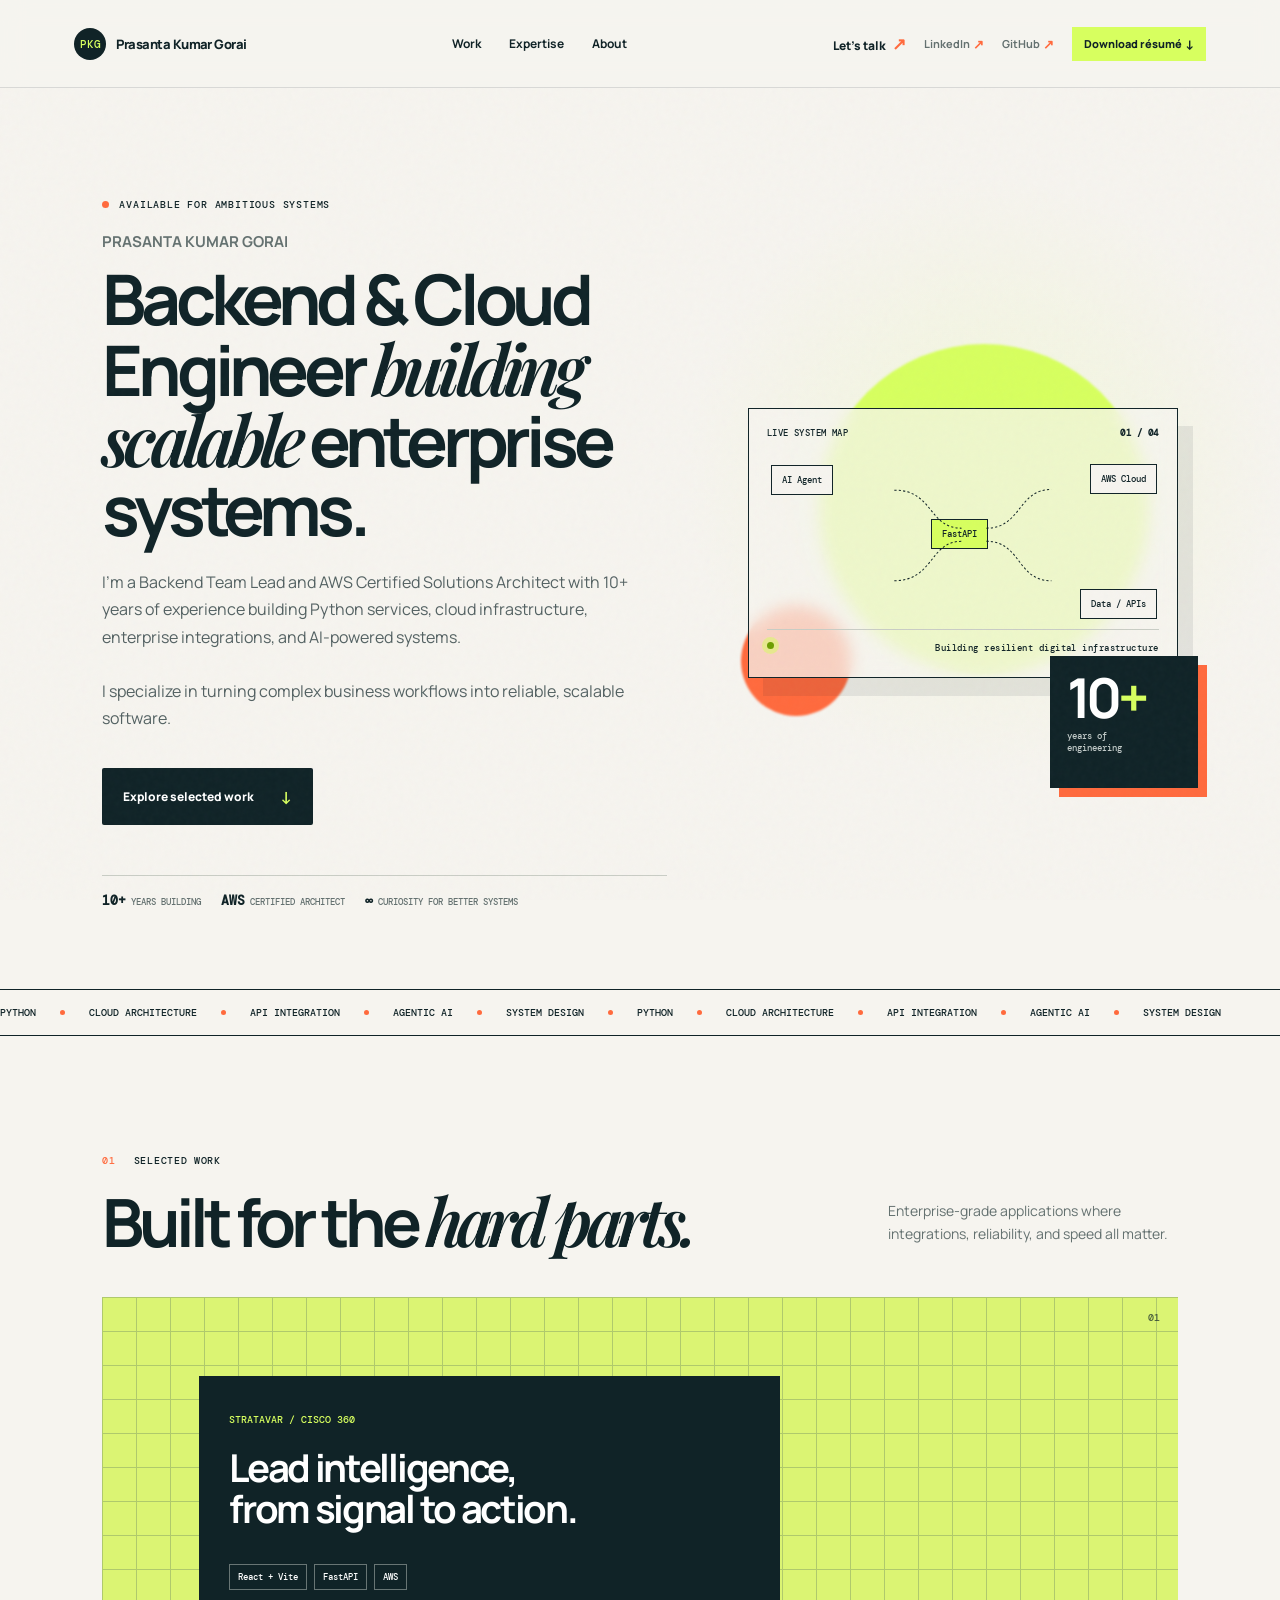
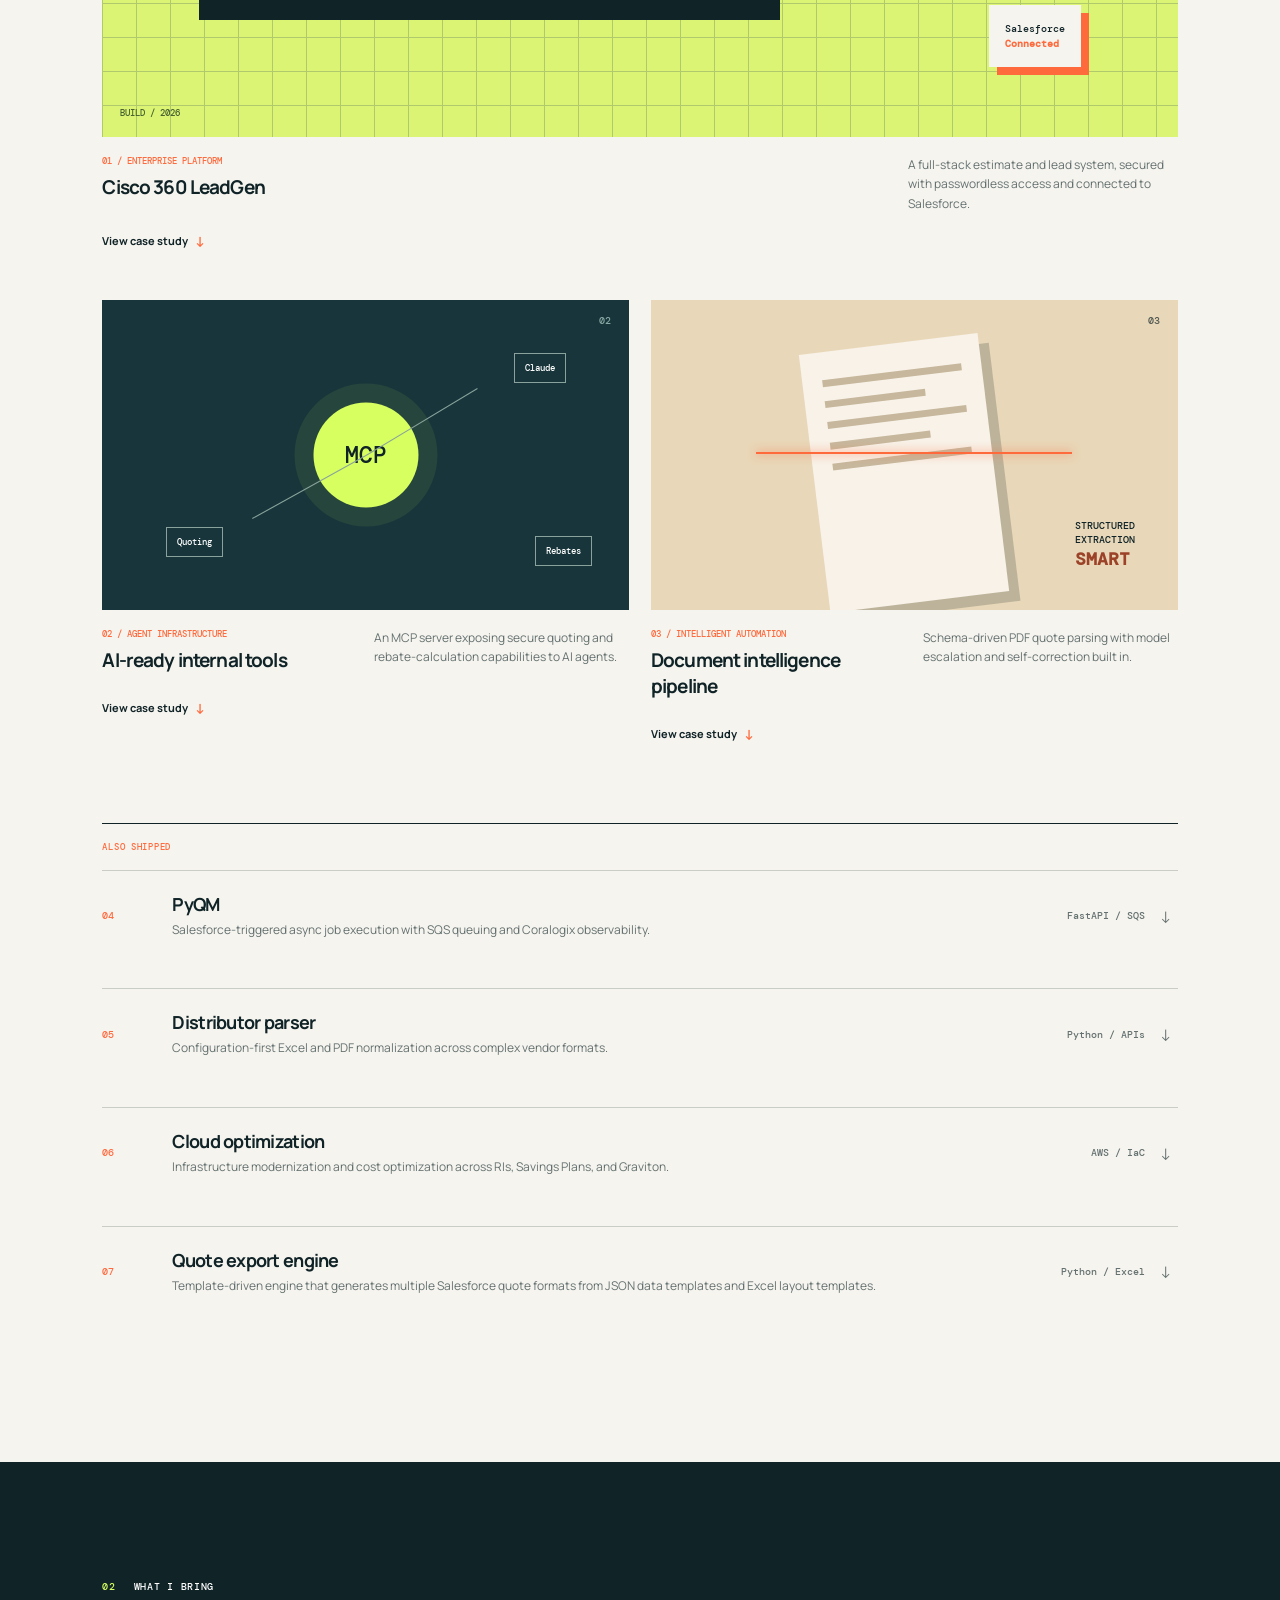
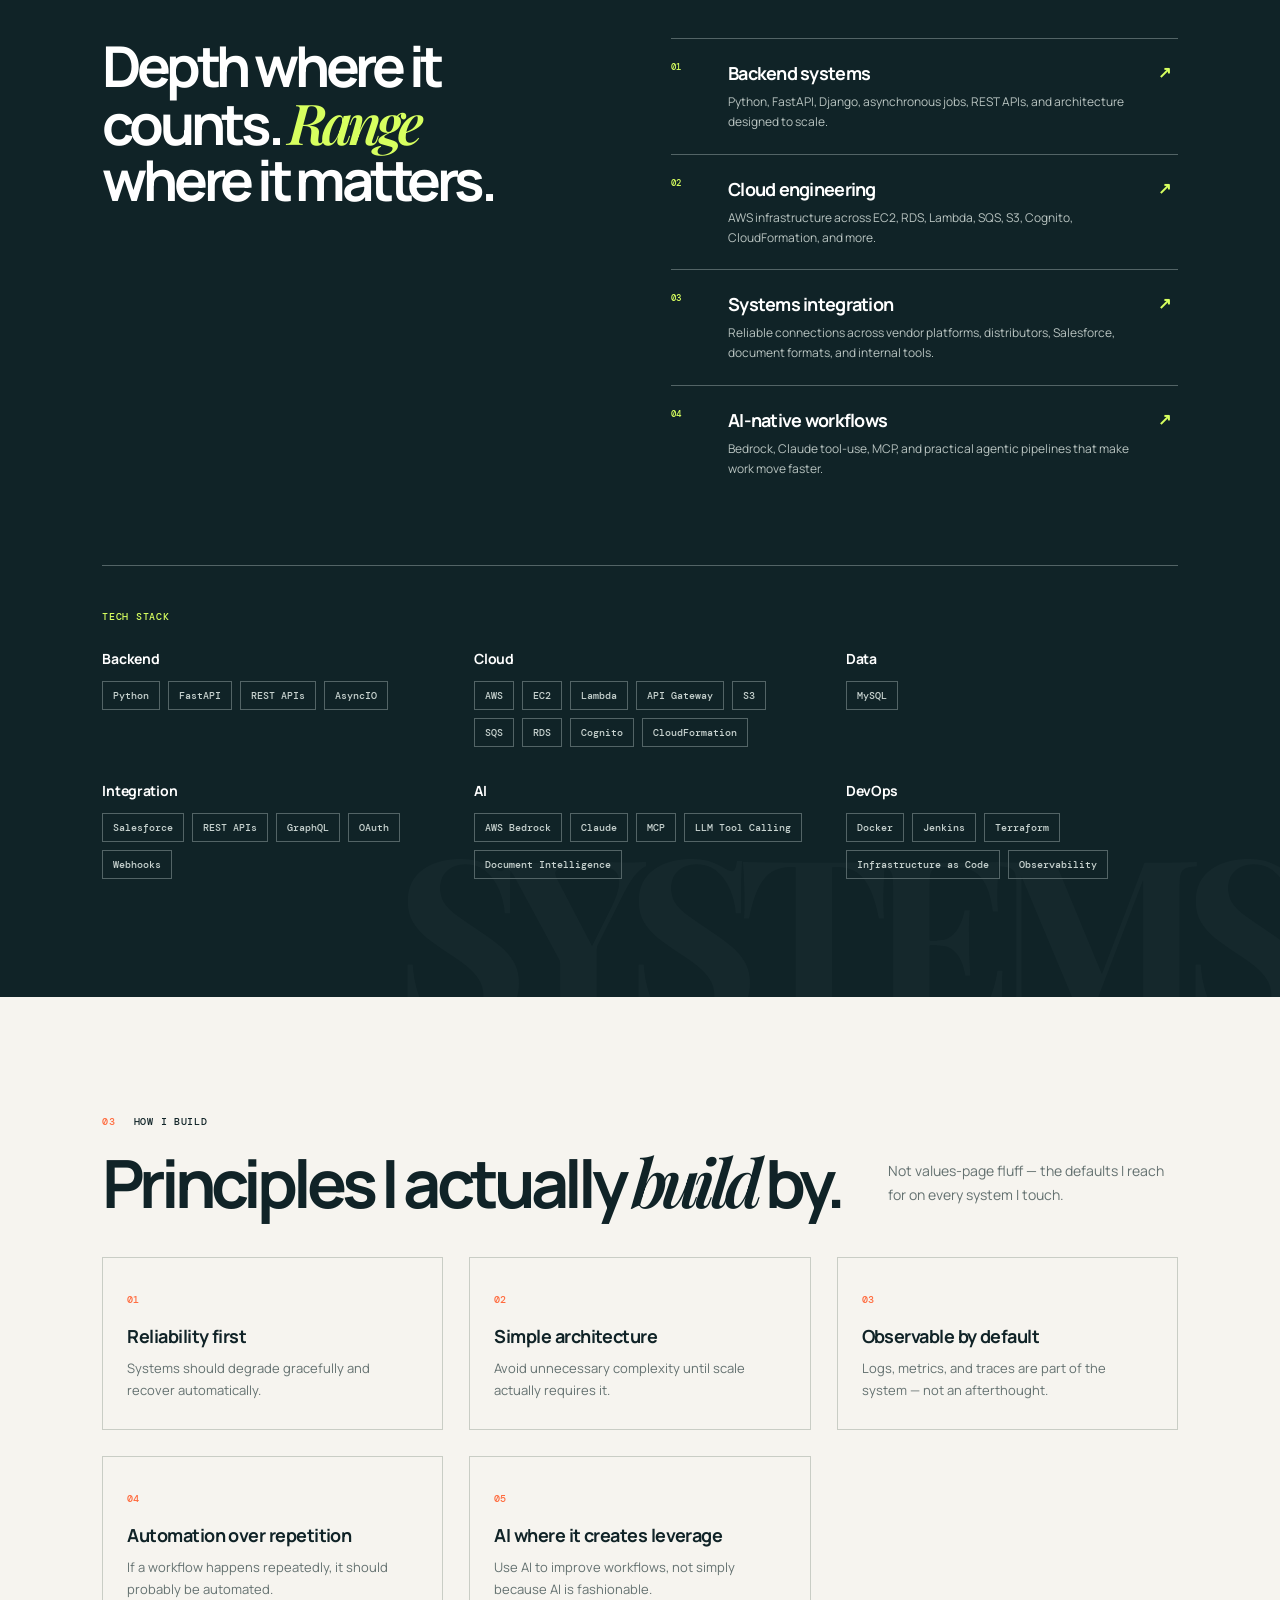
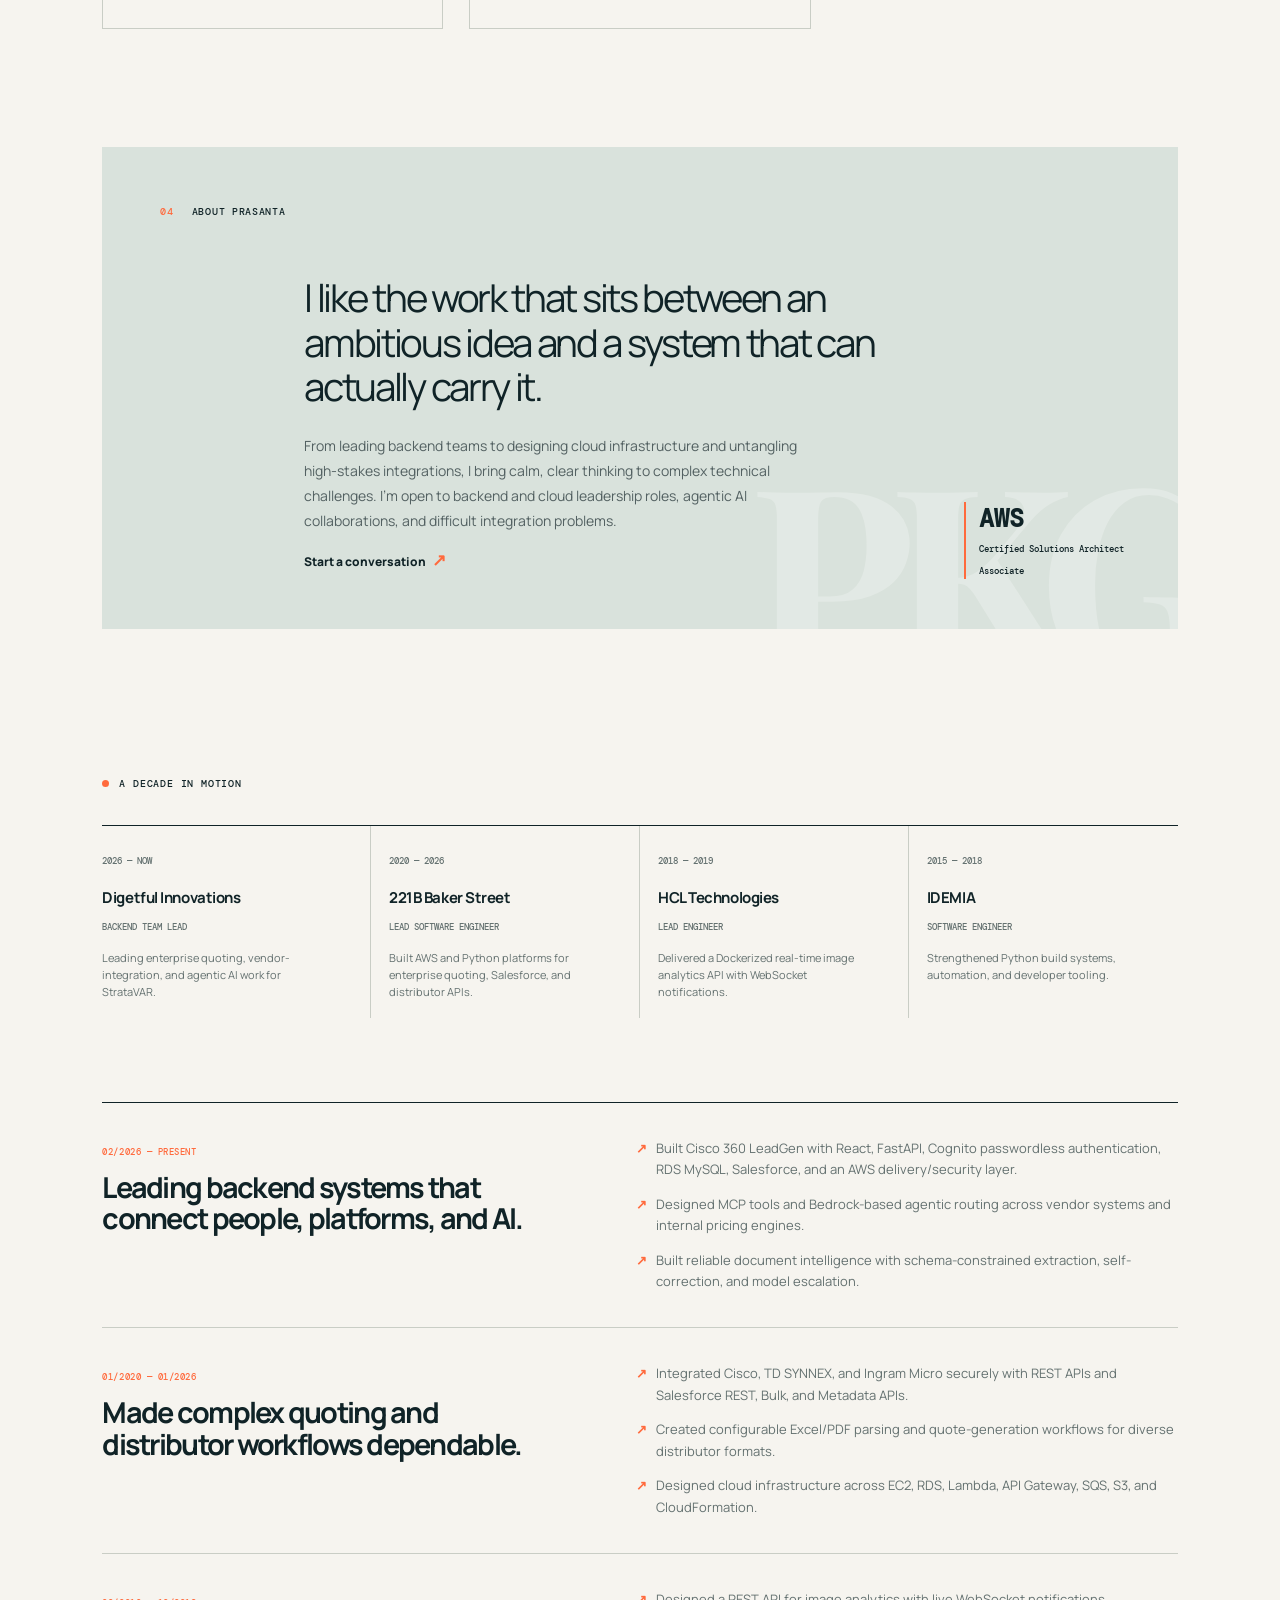
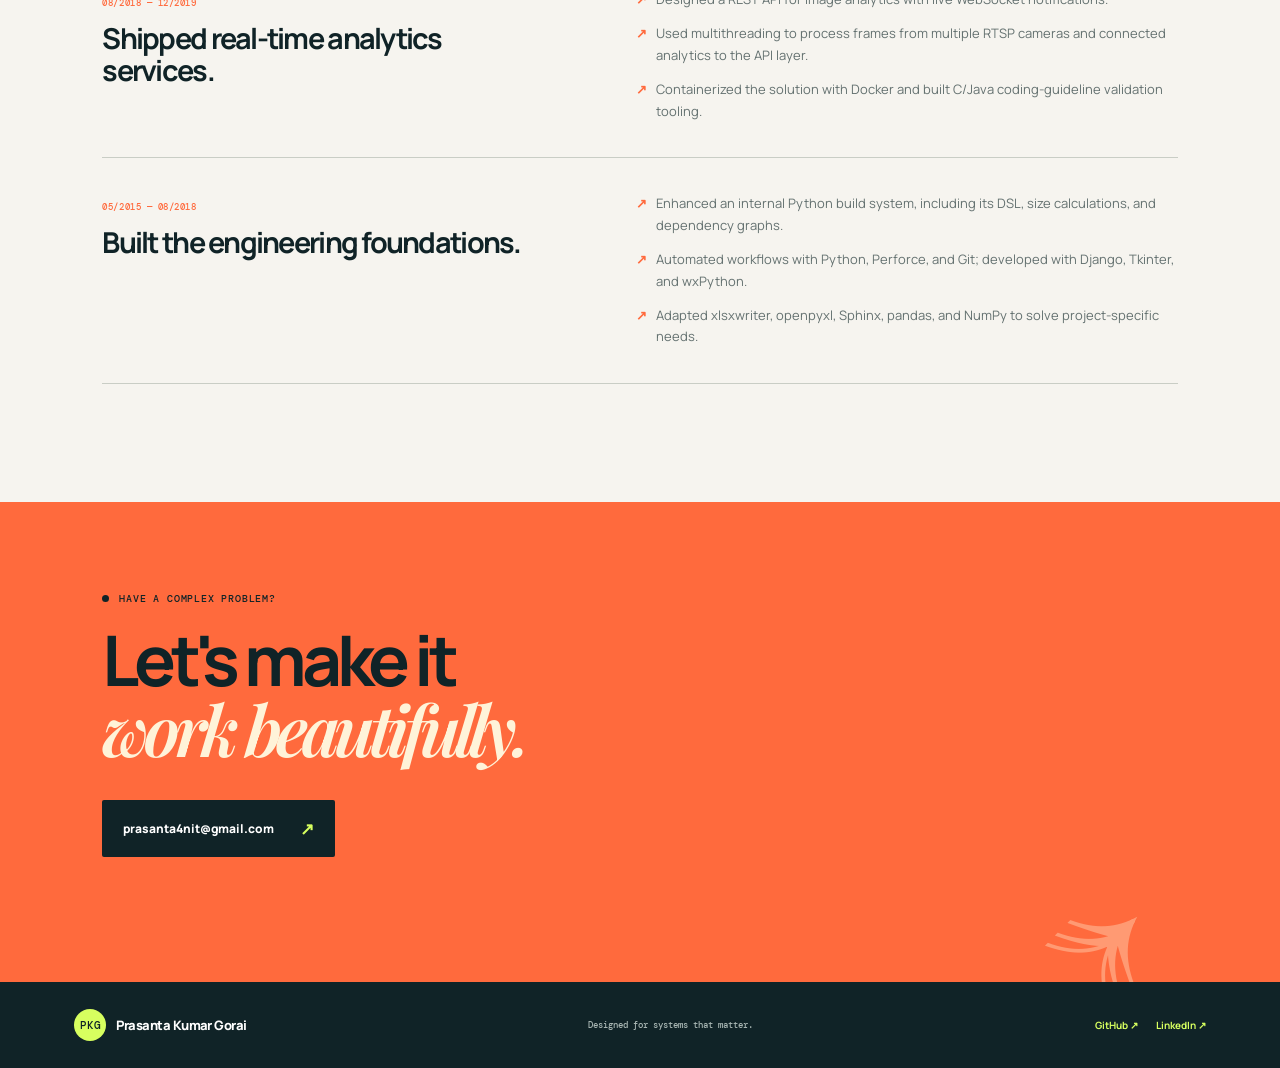
<file: index.html>
<!doctype html>
<html lang="en">
  <head>
    <meta charset="UTF-8" />
    <meta name="viewport" content="width=device-width, initial-scale=1.0" />
    <meta name="description" content="Prasanta Kumar Gorai is a Backend &amp; Cloud Engineer with 10+ years of experience in Python, AWS, enterprise systems, Salesforce integrations, and agentic AI." />
    <title>Prasanta Kumar Gorai | Backend & Cloud Engineer | Python & AI</title>
    <link rel="canonical" href="https://www.prasantagorai.com/" />
    <meta name="theme-color" content="#102327" />

    <link rel="icon" href="/favicon.svg" type="image/svg+xml" />
    <link rel="icon" href="/favicon-32.png" sizes="32x32" type="image/png" />
    <link rel="apple-touch-icon" href="/apple-touch-icon.png" />
    <link rel="manifest" href="/site.webmanifest" />

    <meta property="og:type" content="website" />
    <meta property="og:url" content="https://www.prasantagorai.com/" />
    <meta property="og:site_name" content="Prasanta Kumar Gorai" />
    <meta property="og:title" content="Prasanta Kumar Gorai | Backend & Cloud Engineer | Python & AI" />
    <meta property="og:description" content="Backend Team Lead and AWS Certified Solutions Architect with 10+ years turning complex business workflows into dependable, scalable software." />
    <meta property="og:image" content="https://www.prasantagorai.com/og-image.png" />
    <meta property="og:image:width" content="1200" />
    <meta property="og:image:height" content="630" />
    <meta name="twitter:card" content="summary_large_image" />
    <meta name="twitter:title" content="Prasanta Kumar Gorai | Backend & Cloud Engineer | Python & AI" />
    <meta name="twitter:description" content="Backend Team Lead and AWS Certified Solutions Architect with 10+ years turning complex business workflows into dependable, scalable software." />
    <meta name="twitter:image" content="https://www.prasantagorai.com/og-image.png" />

    <link rel="preconnect" href="https://fonts.googleapis.com" />
    <link rel="preconnect" href="https://fonts.gstatic.com" crossorigin />
    <link href="https://fonts.googleapis.com/css2?family=DM+Mono:wght@400;500&family=Manrope:wght@400;500;600;700;800&family=Playfair+Display:ital,wght@0,600;0,700;1,600&display=swap" rel="stylesheet" />
    <link rel="stylesheet" href="styles.css" />
    <link rel="stylesheet" href="enhancements.css" />
    <noscript><style>.reveal{opacity:1!important;transform:none!important}</style></noscript>
    <script type="application/ld+json">
    {
      "@context": "https://schema.org",
      "@type": "Person",
      "name": "Prasanta Kumar Gorai",
      "alternateName": "Prasanta Gorai",
      "url": "https://www.prasantagorai.com/",
      "jobTitle": "Backend Team Lead",
      "description": "Backend Team Lead and AWS Certified Solutions Architect with 10+ years turning complex business workflows into dependable, scalable software.",
      "email": "mailto:prasanta4nit@gmail.com",
      "sameAs": [
        "https://github.com/prasanta4nit",
        "https://www.linkedin.com/in/prasanta-kumar-gorai-08487897/"
      ],
      "knowsAbout": ["Python", "FastAPI", "AWS", "Cloud Architecture", "System Design", "Agentic AI"]
    }
    </script>
  </head>
  <body>
    <a class="skip-link" href="#top">Skip to content</a>
    <div class="noise"></div>
    <header class="site-header">
      <a class="brand" href="#top" aria-label="Prasanta Kumar Gorai home"><span>PKG</span><i>Prasanta Kumar Gorai</i></a>
      <nav aria-label="Main navigation">
        <a href="#work">Work</a><a href="#expertise">Expertise</a><a href="#about">About</a>
        <div class="nav-actions">
          <a href="mailto:prasanta4nit@gmail.com">Let's talk ↗</a>
          <a href="https://www.linkedin.com/in/prasanta-kumar-gorai-08487897/" target="_blank" rel="noreferrer">LinkedIn ↗</a>
          <a href="https://github.com/prasanta4nit" target="_blank" rel="noreferrer">GitHub ↗</a>
          <a href="Prasanta_Kumar_Gorai_Resume.pdf" download>Download résumé ↓</a>
        </div>
      </nav>
      <div class="header-actions">
        <a class="header-contact" href="mailto:prasanta4nit@gmail.com">Let's talk <span>↗</span></a>
        <a class="header-link" href="https://www.linkedin.com/in/prasanta-kumar-gorai-08487897/" target="_blank" rel="noreferrer">LinkedIn <span>↗</span></a>
        <a class="header-link" href="https://github.com/prasanta4nit" target="_blank" rel="noreferrer">GitHub <span>↗</span></a>
        <a class="header-link resume-link" href="Prasanta_Kumar_Gorai_Resume.pdf" download>Download résumé <span>↓</span></a>
      </div>
      <button class="menu-toggle" type="button" aria-label="Open navigation" aria-expanded="false"><span></span><span></span></button>
    </header>

    <main id="top">
      <section class="hero">
        <div class="hero-copy reveal">
          <p class="eyebrow"><span></span> Available for ambitious systems</p>
          <h1><span class="h1-name">Prasanta Kumar Gorai</span>Backend &amp; Cloud Engineer <em>building scalable</em> enterprise systems.</h1>
          <p class="intro">I’m a Backend Team Lead and AWS Certified Solutions Architect with 10+ years of experience building Python services, cloud infrastructure, enterprise integrations, and AI-powered systems.<br /><br />I specialize in turning complex business workflows into reliable, scalable software.</p>
          <div class="hero-actions">
            <a class="button button-primary" href="#work">Explore selected work <b>↓</b></a>
          </div>
          <div class="hero-proof"><span><b>10+</b> years building</span><span><b>AWS</b> certified architect</span><span><b>∞</b> curiosity for better systems</span></div>
        </div>
        <div class="hero-art reveal">
          <div class="orb orb-one"></div><div class="orb orb-two"></div>
          <div class="architecture-card">
            <div class="card-head"><span>LIVE SYSTEM MAP</span><b>01 / 04</b></div>
            <div class="system-map">
              <div class="node node-agent">AI Agent</div><div class="node node-api">FastAPI</div><div class="node node-cloud">AWS Cloud</div><div class="node node-data">Data / APIs</div>
              <svg viewBox="0 0 400 260" aria-hidden="true"><path d="M106 70 C160 70 152 122 198 122 M232 122 C280 122 275 69 321 69 M232 140 C280 140 273 194 321 194 M106 194 C160 194 154 140 198 140" /></svg>
            </div>
            <div class="card-foot"><span class="pulse"></span> Building resilient digital infrastructure</div>
          </div>
          <div class="years"><strong>10<span>+</span></strong><small>years of<br />engineering</small></div>
        </div>
      </section>

      <section class="signal-bar" aria-label="Key strengths"><div class="signal-track"><span>Python</span><i></i><span>Cloud Architecture</span><i></i><span>API Integration</span><i></i><span>Agentic AI</span><i></i><span>System Design</span><i></i><span>Python</span><i></i><span>Cloud Architecture</span><i></i><span>API Integration</span><i></i><span>Agentic AI</span><i></i><span>System Design</span></div></section>

      <section class="work section" id="work">
        <div class="section-label reveal"><span>01</span><p>Selected work</p></div>
        <div class="work-heading reveal"><h2>Built for the <em>hard parts.</em></h2><p>Enterprise-grade applications where integrations, reliability, and speed all matter.</p></div>
        <div class="project-grid">
          <article class="project project-featured reveal">
            <div class="project-visual quote-visual"><div class="quote-grid"></div><div class="project-index">01</div><div class="quote-panel"><small>STRATAVAR / CISCO 360</small><h3>Lead intelligence,<br />from signal to action.</h3><div class="metric-row"><span>React + Vite</span><span>FastAPI</span><span>AWS</span></div></div><div class="floating-chip">Salesforce<br /><b>Connected</b></div><div class="corner-note">BUILD / 2026</div></div>
            <div class="project-meta"><div><p>01 / Enterprise platform</p><h3>Cisco 360 LeadGen</h3></div><p>A full-stack estimate and lead system, secured with passwordless access and connected to Salesforce.</p></div>
            <button class="project-toggle" type="button" data-toggle-case aria-expanded="false" aria-controls="case-cisco360"><span class="toggle-label">View case study</span> <span class="toggle-icon">↓</span></button>
            <div class="project-case" id="case-cisco360">
              <p class="case-diagram-label">Architecture — request path</p>
              <div class="flow-diagram" aria-hidden="true"><span class="flow-step">Browser</span><span class="flow-arrow">→</span><span class="flow-step">CloudFront + WAF</span><span class="flow-arrow">→</span><span class="flow-step">S3 (static UI) / API Gateway</span><span class="flow-arrow">→</span><span class="flow-step accent">Lambda: FastAPI (VPC)</span><span class="flow-arrow">→</span><span class="flow-step">RDS MySQL (IAM auth)</span><span class="flow-arrow">→</span><span class="flow-step">Salesforce (leads)</span></div>
              <p class="case-diagram-label">Architecture — daily GDPR compliance path</p>
              <div class="flow-diagram" aria-hidden="true"><span class="flow-step">EventBridge (daily)</span><span class="flow-arrow">→</span><span class="flow-step accent">Lambda: GDPR retention</span><span class="flow-arrow">→</span><span class="flow-step">Cognito + Salesforce purge</span></div>
              <div class="case-grid">
                <div class="case-block"><h4>Problem</h4><p>Sales teams needed a fast way to generate Cisco estimates and leads without manual re-entry into Salesforce or shared, insecure logins.</p></div>
                <div class="case-block"><h4>My role</h4><p>Designed and built the serverless AWS stack end-to-end — the Terraform infrastructure, the FastAPI/Lambda backend, the Cognito auth integration, and the CloudFront/API Gateway routing.</p></div>
                <div class="case-block"><h4>Technology</h4><p>React, Vite, FastAPI on AWS Lambda (Mangum), API Gateway, CloudFront, S3, Amazon Cognito, RDS MySQL (IAM auth), EventBridge, Terraform, Salesforce APIs.</p></div>
                <div class="case-block"><h4>Key challenges</h4><p>Serving a SPA and a serverless API from one CloudFront domain without exposing the raw API Gateway URL, and connecting Lambda to RDS without ever storing a static database password.</p></div>
                <div class="case-block"><h4>Solution</h4><p>Fronted both the S3-hosted SPA and API Gateway with a single CloudFront distribution, protected by a shared-secret header the Lambda validates; used IAM database authentication for RDS instead of a static password; and isolated a separate EventBridge-scheduled Lambda to handle GDPR purges outside the VPC.</p></div>
                <div class="case-block"><h4>Impact</h4><p>One public hostname serves the whole product, the API is unreachable except through CloudFront, there's no long-lived database credential anywhere, and GDPR retention is enforced automatically every day.</p></div>
              </div>
            </div>
          </article>
          <article class="project reveal">
            <div class="project-visual mcp-visual"><div class="project-index">02</div><div class="mcp-circle">MCP</div><div class="mcp-line one"></div><div class="mcp-line two"></div><div class="tiny-node n1">Claude</div><div class="tiny-node n2">Quoting</div><div class="tiny-node n3">Rebates</div></div>
            <div class="project-meta"><div><p>02 / Agent infrastructure</p><h3>AI-ready internal tools</h3></div><p>An MCP server exposing secure quoting and rebate-calculation capabilities to AI agents.</p></div>
            <button class="project-toggle" type="button" data-toggle-case aria-expanded="false" aria-controls="case-mcp"><span class="toggle-label">View case study</span> <span class="toggle-icon">↓</span></button>
            <div class="project-case" id="case-mcp">
              <p class="case-diagram-label">Architecture</p>
              <div class="flow-diagram" aria-hidden="true"><span class="flow-step">Claude (Bedrock)</span><span class="flow-arrow">→</span><span class="flow-step accent">MCP server</span><span class="flow-arrow">→</span><span class="flow-step">Quoting + rebate tools</span><span class="flow-arrow">→</span><span class="flow-step">Internal pricing systems</span></div>
              <div class="case-grid">
                <div class="case-block"><h4>Problem</h4><p>Internal quoting and rebate calculations lived behind manual workflows and internal-only APIs that an AI agent couldn't safely call.</p></div>
                <div class="case-block"><h4>My role</h4><p>Designed and built the MCP server, defined the tool schemas and permissions, and wired Bedrock-based routing between agent intent and the right tool.</p></div>
                <div class="case-block"><h4>Technology</h4><p>MCP (Model Context Protocol), AWS Bedrock, Claude tool-use, Python/FastAPI, internal pricing APIs.</p></div>
                <div class="case-block"><h4>Key challenges</h4><p>Exposing internal pricing and rebate logic to an agent safely — scoping exactly what each tool call can see and do — without opening the underlying systems directly.</p></div>
                <div class="case-block"><h4>Solution</h4><p>Wrapped quoting and rebate calculations behind narrowly-scoped MCP tools, so an agent gets exactly the capability it needs and nothing more.</p></div>
                <div class="case-block"><h4>Impact</h4><p>Internal pricing and rebate logic became something an AI agent can use directly and safely, instead of staying locked behind manual, human-only workflows.</p></div>
              </div>
            </div>
          </article>
          <article class="project reveal">
            <div class="project-visual parser-visual"><div class="project-index">03</div><div class="document"><span></span><span></span><span></span><span></span><span></span></div><div class="scan"></div><div class="parser-label">STRUCTURED<br />EXTRACTION <b>SMART</b></div></div>
            <div class="project-meta"><div><p>03 / Intelligent automation</p><h3>Document intelligence pipeline</h3></div><p>Schema-driven PDF quote parsing with model escalation and self-correction built in.</p></div>
            <button class="project-toggle" type="button" data-toggle-case aria-expanded="false" aria-controls="case-doc-intel"><span class="toggle-label">View case study</span> <span class="toggle-icon">↓</span></button>
            <div class="project-case" id="case-doc-intel">
              <p class="case-diagram-label">Architecture</p>
              <div class="flow-diagram" aria-hidden="true"><span class="flow-step">PDF / Excel quote</span><span class="flow-arrow">→</span><span class="flow-step">Schema-constrained extraction</span><span class="flow-arrow">→</span><span class="flow-step">Self-correction check</span><span class="flow-arrow">→</span><span class="flow-step">Model escalation</span><span class="flow-arrow">→</span><span class="flow-step accent">Structured quote data</span></div>
              <div class="case-grid">
                <div class="case-block"><h4>Problem</h4><p>Vendor quotes arrive as unstructured PDFs in inconsistent formats, making reliable structured-data extraction hard to trust.</p></div>
                <div class="case-block"><h4>My role</h4><p>Designed the extraction pipeline end-to-end, including the schema constraints, the self-correction loop, and the escalation logic.</p></div>
                <div class="case-block"><h4>Technology</h4><p>Python, LLM-based extraction, schema validation, model escalation logic.</p></div>
                <div class="case-block"><h4>Key challenges</h4><p>Getting consistent, trustworthy structured output from documents that vary widely in layout and quality, without a human reviewing every one.</p></div>
                <div class="case-block"><h4>Solution</h4><p>Constrained extraction to a strict schema, added a self-correction pass that catches its own low-confidence output, and escalated only the genuinely hard cases to a stronger model.</p></div>
                <div class="case-block"><h4>Impact</h4><p>Turned inconsistent vendor PDFs into structured, trustworthy quote data without a human checking every extraction.</p></div>
              </div>
            </div>
          </article>
        </div>
        <div class="system-shelf reveal">
          <p class="shelf-label">Also shipped</p>
          <article>
            <button class="shelf-row" type="button" data-toggle-case aria-expanded="false" aria-controls="case-pyqm"><span>04</span><div><h3>PyQM</h3><p>Salesforce-triggered async job execution with SQS queuing and Coralogix observability.</p></div><small>FastAPI / SQS</small><i class="shelf-chevron">↓</i></button>
            <div class="project-case" id="case-pyqm">
              <p class="case-diagram-label">Architecture</p>
              <div class="flow-diagram" aria-hidden="true"><span class="flow-step">Salesforce trigger</span><span class="flow-arrow">→</span><span class="flow-step accent">SQS queue</span><span class="flow-arrow">→</span><span class="flow-step">FastAPI worker</span><span class="flow-arrow">→</span><span class="flow-step">Coralogix observability</span></div>
              <div class="case-grid">
                <div class="case-block"><h4>Problem</h4><p>Long-running jobs triggered from Salesforce needed to run without blocking Salesforce or getting lost if something failed.</p></div>
                <div class="case-block"><h4>My role</h4><p>Built the FastAPI service and the SQS-based queuing so Salesforce-triggered work runs reliably in the background.</p></div>
                <div class="case-block"><h4>Technology</h4><p>FastAPI, Amazon SQS, Coralogix.</p></div>
                <div class="case-block"><h4>Key challenges</h4><p>Making sure jobs triggered from Salesforce don't get dropped or double-processed, with enough visibility to know when something actually failed.</p></div>
                <div class="case-block"><h4>Solution</h4><p>Queued every job through SQS instead of processing inline, and instrumented the path with Coralogix so failures are visible instead of silent.</p></div>
                <div class="case-block"><h4>Impact</h4><p>Salesforce-triggered work runs reliably in the background with clear visibility when something goes wrong.</p></div>
              </div>
            </div>
          </article>
          <article>
            <button class="shelf-row" type="button" data-toggle-case aria-expanded="false" aria-controls="case-distributor"><span>05</span><div><h3>Distributor parser</h3><p>Configuration-first Excel and PDF normalization across complex vendor formats.</p></div><small>Python / APIs</small><i class="shelf-chevron">↓</i></button>
            <div class="project-case" id="case-distributor">
              <p class="case-diagram-label">Architecture</p>
              <div class="flow-diagram" aria-hidden="true"><span class="flow-step">Vendor Excel / PDF</span><span class="flow-arrow">→</span><span class="flow-step accent">Config-driven parser</span><span class="flow-arrow">→</span><span class="flow-step">Normalized quote data</span><span class="flow-arrow">→</span><span class="flow-step">Salesforce</span></div>
              <div class="case-grid">
                <div class="case-block"><h4>Problem</h4><p>Cisco, TD SYNNEX, and Ingram Micro each ship quotes in their own Excel/PDF format, making normalization a constant maintenance burden.</p></div>
                <div class="case-block"><h4>My role</h4><p>Designed the configuration-first parsing approach and built the REST integrations into each distributor and Salesforce.</p></div>
                <div class="case-block"><h4>Technology</h4><p>Python, Excel/PDF parsing, REST APIs, Salesforce REST, Bulk, and Metadata APIs.</p></div>
                <div class="case-block"><h4>Key challenges</h4><p>A new or changed vendor format used to mean new code — the goal was to make that a configuration change instead.</p></div>
                <div class="case-block"><h4>Solution</h4><p>Built a configuration-first parser where each vendor's format is described in config, not hard-coded, so format changes don't require a redeploy.</p></div>
                <div class="case-block"><h4>Impact</h4><p>Distributor format changes became a config update instead of an engineering task, and the same pipeline scaled across three major distributors.</p></div>
              </div>
            </div>
          </article>
          <article>
            <button class="shelf-row" type="button" data-toggle-case aria-expanded="false" aria-controls="case-cloud-opt"><span>06</span><div><h3>Cloud optimization</h3><p>Infrastructure modernization and cost optimization across RIs, Savings Plans, and Graviton.</p></div><small>AWS / IaC</small><i class="shelf-chevron">↓</i></button>
            <div class="project-case" id="case-cloud-opt">
              <p class="case-diagram-label">Architecture</p>
              <div class="flow-diagram" aria-hidden="true"><span class="flow-step">Usage audit (EC2 / RDS)</span><span class="flow-arrow">→</span><span class="flow-step">Graviton + Reserved Instances / Savings Plans</span><span class="flow-arrow">→</span><span class="flow-step accent">CloudFormation (IaC)</span></div>
              <div class="case-grid">
                <div class="case-block"><h4>Problem</h4><p>AWS spend and infrastructure had grown organically without a deliberate cost or performance strategy.</p></div>
                <div class="case-block"><h4>My role</h4><p>Led the audit and modernization work and codified the resulting infrastructure as CloudFormation templates.</p></div>
                <div class="case-block"><h4>Technology</h4><p>AWS EC2, RDS, Graviton, Reserved Instances, Savings Plans, CloudFormation.</p></div>
                <div class="case-block"><h4>Key challenges</h4><p>Cutting cost without hurting performance or reliability meant understanding real usage patterns before committing to RI or Savings Plan terms.</p></div>
                <div class="case-block"><h4>Solution</h4><p>Matched workloads to Graviton where compatible, committed to RIs/Savings Plans based on actual usage, and moved the result into CloudFormation.</p></div>
                <div class="case-block"><h4>Impact</h4><p>Lowered AWS infrastructure cost while keeping the infrastructure reproducible and version-controlled.</p></div>
              </div>
            </div>
          </article>
          <article>
            <button class="shelf-row" type="button" data-toggle-case aria-expanded="false" aria-controls="case-quote-engine"><span>07</span><div><h3>Quote export engine</h3><p>Template-driven engine that generates multiple Salesforce quote formats from JSON data templates and Excel layout templates.</p></div><small>Python / Excel</small><i class="shelf-chevron">↓</i></button>
            <div class="project-case" id="case-quote-engine">
              <p class="case-diagram-label">Architecture</p>
              <div class="flow-diagram" aria-hidden="true"><span class="flow-step">Salesforce</span><span class="flow-arrow">→</span><span class="flow-step">JSON data template</span><span class="flow-arrow">→</span><span class="flow-step">Data extraction &amp; transform</span><span class="flow-arrow">→</span><span class="flow-step">Excel layout template</span><span class="flow-arrow">→</span><span class="flow-step accent">Dynamic rendering</span><span class="flow-arrow">→</span><span class="flow-step">Final quote</span></div>
              <div class="case-grid">
                <div class="case-block"><h4>Problem</h4><p>Every Salesforce quote format needed its own export logic, coupling document layout to application code and making a new or modified format a development task instead of a configuration change.</p></div>
                <div class="case-block"><h4>My role</h4><p>Designed and built the template-driven export engine — the JSON data template schema, the Excel layout template renderer, and the pipeline connecting Salesforce data to dynamic document generation.</p></div>
                <div class="case-block"><h4>Technology</h4><p>Python, Salesforce SOQL, JSON data templates, Excel-based layout templates, HTML-formatted content rendering.</p></div>
                <div class="case-block"><h4>Key challenges</h4><p>Building one rendering engine generic enough to handle arbitrarily different quote structures and layouts, while dynamically expanding rows and columns without breaking the template's formatting.</p></div>
                <div class="case-block"><h4>Solution</h4><p>Split the engine into two independent templates — a JSON data template describing the required Salesforce queries and data shape, and an Excel layout template describing presentation — so the core engine only interprets templates and never contains quote-specific logic. Rendering dynamically expands rows and columns from the data while preserving the template's formatting, including embedded HTML-formatted content.</p></div>
                <div class="case-block"><h4>Impact</h4><p>New or modified quote formats are introduced by creating or editing templates rather than writing new export code, keeping the core engine unchanged as formats evolve.</p></div>
              </div>
            </div>
          </article>
        </div>
      </section>

      <section class="expertise section" id="expertise">
        <div class="section-label reveal"><span>02</span><p>What I bring</p></div>
        <div class="expertise-layout">
          <h2 class="reveal">Depth where it<br />counts. <em>Range</em><br />where it matters.</h2>
          <div class="expertise-list">
            <article class="reveal"><span>01</span><div><h3>Backend systems</h3><p>Python, FastAPI, Django, asynchronous jobs, REST APIs, and architecture designed to scale.</p></div><b>↗</b></article>
            <article class="reveal"><span>02</span><div><h3>Cloud engineering</h3><p>AWS infrastructure across EC2, RDS, Lambda, SQS, S3, Cognito, CloudFormation, and more.</p></div><b>↗</b></article>
            <article class="reveal"><span>03</span><div><h3>Systems integration</h3><p>Reliable connections across vendor platforms, distributors, Salesforce, document formats, and internal tools.</p></div><b>↗</b></article>
            <article class="reveal"><span>04</span><div><h3>AI-native workflows</h3><p>Bedrock, Claude tool-use, MCP, and practical agentic pipelines that make work move faster.</p></div><b>↗</b></article>
          </div>
        </div>
        <div class="tech-stack reveal">
          <p class="tech-stack-label">Tech stack</p>
          <div class="tech-grid">
            <div class="tech-category"><h3>Backend</h3><div class="tech-tags"><span>Python</span><span>FastAPI</span><span>REST APIs</span><span>AsyncIO</span></div></div>
            <div class="tech-category"><h3>Cloud</h3><div class="tech-tags"><span>AWS</span><span>EC2</span><span>Lambda</span><span>API Gateway</span><span>S3</span><span>SQS</span><span>RDS</span><span>Cognito</span><span>CloudFormation</span></div></div>
            <div class="tech-category"><h3>Data</h3><div class="tech-tags"><span>MySQL</span></div></div>
            <div class="tech-category"><h3>Integration</h3><div class="tech-tags"><span>Salesforce</span><span>REST APIs</span><span>GraphQL</span><span>OAuth</span><span>Webhooks</span></div></div>
            <div class="tech-category"><h3>AI</h3><div class="tech-tags"><span>AWS Bedrock</span><span>Claude</span><span>MCP</span><span>LLM Tool Calling</span><span>Document Intelligence</span></div></div>
            <div class="tech-category"><h3>DevOps</h3><div class="tech-tags"><span>Docker</span><span>Jenkins</span><span>Terraform</span><span>Infrastructure as Code</span><span>Observability</span></div></div>
          </div>
        </div>
      </section>

      <section class="principles section" id="principles">
        <div class="section-label reveal"><span>03</span><p>How I build</p></div>
        <div class="work-heading reveal"><h2>Principles I actually <em>build</em> by.</h2><p>Not values-page fluff — the defaults I reach for on every system I touch.</p></div>
        <div class="principles-grid">
          <article class="reveal"><span>01</span><h3>Reliability first</h3><p>Systems should degrade gracefully and recover automatically.</p></article>
          <article class="reveal"><span>02</span><h3>Simple architecture</h3><p>Avoid unnecessary complexity until scale actually requires it.</p></article>
          <article class="reveal"><span>03</span><h3>Observable by default</h3><p>Logs, metrics, and traces are part of the system — not an afterthought.</p></article>
          <article class="reveal"><span>04</span><h3>Automation over repetition</h3><p>If a workflow happens repeatedly, it should probably be automated.</p></article>
          <article class="reveal"><span>05</span><h3>AI where it creates leverage</h3><p>Use AI to improve workflows, not simply because AI is fashionable.</p></article>
        </div>
      </section>

      <section class="about section" id="about">
        <div class="about-card reveal"><div class="section-label"><span>04</span><p>About Prasanta</p></div><div class="about-content"><p class="large-copy">I like the work that sits between an ambitious idea and a system that can actually carry it.</p><p>From leading backend teams to designing cloud infrastructure and untangling high-stakes integrations, I bring calm, clear thinking to complex technical challenges. I’m open to backend and cloud leadership roles, agentic AI collaborations, and difficult integration problems.</p><a class="text-link" href="mailto:prasanta4nit@gmail.com">Start a conversation <span>↗</span></a></div><div class="credential"><span>AWS</span><small>Certified Solutions Architect<br />Associate</small></div></div>
      </section>

      <section class="career section" id="experience"><p class="eyebrow reveal"><span></span> A decade in motion</p><div class="timeline"><article class="reveal"><p>2026 — now</p><h3>Digetful Innovations</h3><span>Backend Team Lead</span><small>Leading enterprise quoting, vendor-integration, and agentic AI work for StrataVAR.</small></article><article class="reveal"><p>2020 — 2026</p><h3>221B Baker Street</h3><span>Lead Software Engineer</span><small>Built AWS and Python platforms for enterprise quoting, Salesforce, and distributor APIs.</small></article><article class="reveal"><p>2018 — 2019</p><h3>HCL Technologies</h3><span>Lead Engineer</span><small>Delivered a Dockerized real-time image analytics API with WebSocket notifications.</small></article><article class="reveal"><p>2015 — 2018</p><h3>IDEMIA</h3><span>Software Engineer</span><small>Strengthened Python build systems, automation, and developer tooling.</small></article></div>
        <div class="experience-detail">
          <article class="reveal"><div><span>02/2026 — PRESENT</span><h3>Leading backend systems that connect people, platforms, and AI.</h3></div><ul><li>Built Cisco 360 LeadGen with React, FastAPI, Cognito passwordless authentication, RDS MySQL, Salesforce, and an AWS delivery/security layer.</li><li>Designed MCP tools and Bedrock-based agentic routing across vendor systems and internal pricing engines.</li><li>Built reliable document intelligence with schema-constrained extraction, self-correction, and model escalation.</li></ul></article>
          <article class="reveal"><div><span>01/2020 — 01/2026</span><h3>Made complex quoting and distributor workflows dependable.</h3></div><ul><li>Integrated Cisco, TD SYNNEX, and Ingram Micro securely with REST APIs and Salesforce REST, Bulk, and Metadata APIs.</li><li>Created configurable Excel/PDF parsing and quote-generation workflows for diverse distributor formats.</li><li>Designed cloud infrastructure across EC2, RDS, Lambda, API Gateway, SQS, S3, and CloudFormation.</li></ul></article>
          <article class="reveal"><div><span>08/2018 — 12/2019</span><h3>Shipped real-time analytics services.</h3></div><ul><li>Designed a REST API for image analytics with live WebSocket notifications.</li><li>Used multithreading to process frames from multiple RTSP cameras and connected analytics to the API layer.</li><li>Containerized the solution with Docker and built C/Java coding-guideline validation tooling.</li></ul></article>
          <article class="reveal"><div><span>05/2015 — 08/2018</span><h3>Built the engineering foundations.</h3></div><ul><li>Enhanced an internal Python build system, including its DSL, size calculations, and dependency graphs.</li><li>Automated workflows with Python, Perforce, and Git; developed with Django, Tkinter, and wxPython.</li><li>Adapted xlsxwriter, openpyxl, Sphinx, pandas, and NumPy to solve project-specific needs.</li></ul></article>
        </div>
      </section>

      <section class="contact section"><p class="eyebrow reveal"><span></span> Have a complex problem?</p><h2 class="reveal">Let's make it<br /><em>work beautifully.</em></h2><a class="button button-light reveal" href="mailto:prasanta4nit@gmail.com">prasanta4nit@gmail.com <b>↗</b></a></section>
    </main>
    <footer><a class="brand" href="#top"><span>PKG</span><i>Prasanta Kumar Gorai</i></a><p>Designed for systems that matter.</p><div class="footer-links"><a href="https://github.com/prasanta4nit" target="_blank" rel="noreferrer">GitHub ↗</a><a href="https://www.linkedin.com/in/prasanta-kumar-gorai-08487897/" target="_blank" rel="noreferrer">LinkedIn ↗</a></div></footer>
    <script src="script.js"></script>
  </body>
</html>
</file>
<file: styles.css>
:root{--ink:#102327;--cream:#f6f4ef;--lime:#d7ff5f;--orange:#ff6a3d;--line:#c9cdc5;--muted:#647170;--serif:'Playfair Display',Georgia,serif}*{box-sizing:border-box}html{scroll-behavior:smooth}body{margin:0;background:var(--cream);color:var(--ink);font-family:Manrope,Arial,sans-serif}.noise{position:fixed;inset:0;pointer-events:none;opacity:.035;z-index:5;background-image:url("data:image/svg+xml,%3Csvg viewBox='0 0 180 180' xmlns='http://www.w3.org/2000/svg'%3E%3Cfilter id='n'%3E%3CfeTurbulence type='fractalNoise' baseFrequency='.9' numOctaves='4' stitchTiles='stitch'/%3E%3C/filter%3E%3Crect width='100%25' height='100%25' filter='url(%23n)' opacity='.8'/%3E%3C/svg%3E")}a{color:inherit;text-decoration:none}.site-header{height:88px;display:flex;align-items:center;justify-content:space-between;padding:0 5.8vw;border-bottom:1px solid rgba(16,35,39,.13);position:relative;z-index:8;background:rgba(246,244,239,.82);backdrop-filter:blur(12px)}.brand{display:flex;gap:10px;align-items:center;font-size:13px;font-weight:800;letter-spacing:-.04em}.brand span{background:var(--ink);color:var(--lime);border-radius:50%;width:32px;height:32px;display:grid;place-items:center;font:500 11px 'DM Mono',monospace;letter-spacing:0;transition:transform .35s}.brand:hover span{transform:rotate(18deg)}.brand i{font-style:normal}.site-header nav{display:flex;gap:28px;font-size:12px;font-weight:700}.site-header nav a{position:relative}.site-header nav a:after{content:'';position:absolute;left:0;bottom:-6px;width:0;height:1px;background:var(--orange);transition:width .25s}.site-header nav a:hover:after{width:100%}.text-link:hover{color:#667b34}.header-contact{font-size:12px;font-weight:800}.header-contact span,.text-link span{color:var(--orange);font-size:17px;margin-left:4px}.menu-toggle{display:none}.hero{min-height:720px;padding:100px 8vw 80px;display:grid;grid-template-columns:1.08fr .92fr;align-items:center;gap:30px;overflow:hidden;background:radial-gradient(circle at 77% 43%,rgba(215,255,95,.14),transparent 27%)}.eyebrow{font:500 10px 'DM Mono',monospace;letter-spacing:.08em;text-transform:uppercase;display:flex;align-items:center;gap:10px}.eyebrow span{width:7px;height:7px;border-radius:50%;background:var(--orange);display:inline-block}.hero h1,.work-heading h2,.expertise h2,.contact h2{font-size:clamp(48px,5.45vw,88px);line-height:.99;letter-spacing:-.075em;margin:20px 0 25px;max-width:790px}.hero h1 em,h2 em{font-family:var(--serif);font-weight:600;letter-spacing:-.085em}.intro{max-width:540px;color:#536162;font-size:16px;line-height:1.7}.hero-actions{display:flex;gap:25px;align-items:center;margin-top:36px}.button{display:inline-flex;gap:26px;align-items:center;padding:17px 21px;border-radius:2px;font-size:12px;font-weight:800;transition:transform .25s,box-shadow .25s}.button:hover{transform:translateY(-3px);box-shadow:6px 6px 0 rgba(16,35,39,.18)}.button-primary{background:var(--ink);color:white}.button b{font-size:17px;color:var(--lime)}.text-link{font-size:12px;font-weight:800}.hero-proof{display:flex;gap:20px;flex-wrap:wrap;margin-top:50px;padding-top:16px;border-top:1px solid var(--line);font:500 9px 'DM Mono',monospace;text-transform:uppercase;color:var(--muted)}.hero-proof span{display:flex;gap:5px;align-items:baseline}.hero-proof b{font-size:13px;color:var(--ink)}.hero-art{height:410px;position:relative}.orb{position:absolute;border-radius:50%;filter:blur(1px)}.orb-one{width:330px;height:330px;background:var(--lime);right:6%;top:0;animation:float 8s ease-in-out infinite}.orb-two{width:110px;height:110px;background:var(--orange);right:68%;top:64%;animation:float 6s ease-in-out infinite reverse}.architecture-card{position:absolute;width:min(430px,92%);height:270px;right:0;top:64px;background:rgba(246,244,239,.75);backdrop-filter:blur(8px);border:1px solid var(--ink);padding:18px;box-shadow:15px 18px 0 rgba(16,35,39,.08)}.card-head,.card-foot{font:500 9px 'DM Mono',monospace;display:flex;justify-content:space-between;letter-spacing:.05em}.system-map{height:190px;position:relative}.system-map svg{position:absolute;width:100%;height:100%;inset:0}.system-map path{stroke:var(--ink);stroke-width:1.4;fill:none;stroke-dasharray:3 3}.node,.tiny-node{position:absolute;padding:8px 10px;font:500 9px 'DM Mono',monospace;border:1px solid var(--ink);background:var(--cream)}.node-agent{top:26px;left:4px}.node-api{top:80px;left:42%;background:var(--lime)}.node-cloud{top:25px;right:2px}.node-data{bottom:10px;right:2px}.card-foot{border-top:1px solid var(--line);padding-top:12px}.pulse{width:7px;height:7px;background:#6d9e00;border-radius:50%;box-shadow:0 0 0 5px rgba(215,255,95,.5);animation:pulse 1.7s infinite}.years{position:absolute;right:-20px;bottom:-34px;background:var(--ink);width:148px;height:132px;color:white;padding:17px;box-shadow:9px 9px 0 var(--orange)}.years strong{display:block;font-size:55px;line-height:.9;letter-spacing:-.08em}.years strong span{color:var(--lime)}.years small{display:block;font:500 9px/1.35 'DM Mono',monospace;margin-top:8px;color:#c2cbc9}.signal-bar{border-top:1px solid var(--ink);border-bottom:1px solid var(--ink);padding:16px 0;font:500 10px 'DM Mono',monospace;text-transform:uppercase;white-space:nowrap;overflow:hidden}.signal-track{display:flex;align-items:center;gap:24px;width:max-content;animation:marquee 24s linear infinite}.signal-bar i{height:5px;width:5px;background:var(--orange);border-radius:50%;flex:0 0 auto}.section{padding:118px 8vw}.section-label{display:flex;gap:18px;align-items:center;font:500 10px 'DM Mono',monospace;text-transform:uppercase;letter-spacing:.07em}.section-label span{color:var(--orange)}.section-label p{margin:0}.work-heading{display:flex;align-items:end;justify-content:space-between;gap:30px}.work-heading h2{font-size:clamp(46px,5.2vw,76px);margin-bottom:42px}.work-heading>p{color:var(--muted);font-size:14px;line-height:1.7;max-width:290px;margin-bottom:51px}.project-grid{display:grid;grid-template-columns:1fr 1fr;gap:50px 22px}.project-featured{grid-column:span 2}.project-visual{height:310px;background:#d9e1dd;position:relative;overflow:hidden;transition:transform .45s cubic-bezier(.2,.7,.2,1),box-shadow .45s}.project:hover .project-visual{transform:translateY(-7px);box-shadow:0 17px 33px rgba(16,35,39,.13)}.project-featured .project-visual{height:440px}.project-index{position:absolute;z-index:2;right:18px;top:14px;font:500 10px 'DM Mono',monospace;opacity:.7}.quote-visual{background:#dbf473}.quote-grid{position:absolute;inset:0;opacity:.45;background-image:linear-gradient(#7c9665 1px,transparent 1px),linear-gradient(90deg,#7c9665 1px,transparent 1px);background-size:34px 34px}.quote-panel{position:absolute;left:9%;top:18%;background:var(--ink);color:white;width:54%;padding:30px}.quote-panel small{font:500 10px 'DM Mono',monospace;color:var(--lime)}.quote-panel h3{font-size:clamp(23px,3vw,42px);line-height:1.05;letter-spacing:-.06em;margin:20px 0 35px}.metric-row{display:flex;gap:7px;flex-wrap:wrap}.metric-row span{font:500 9px 'DM Mono',monospace;padding:6px 8px;border:1px solid #687574}.floating-chip{position:absolute;right:9%;bottom:16%;padding:16px;background:var(--cream);font:500 10px/1.5 'DM Mono',monospace;box-shadow:8px 8px 0 var(--orange)}.floating-chip b{color:var(--orange)}.corner-note{position:absolute;bottom:18px;left:18px;font:500 9px 'DM Mono',monospace;color:#476131}.mcp-visual{background:#17353a}.mcp-visual .project-index{color:#b8d9d0}.mcp-circle{position:absolute;left:50%;top:50%;translate:-50% -50%;width:105px;height:105px;border-radius:50%;background:var(--lime);display:grid;place-items:center;font:500 23px 'DM Mono',monospace;box-shadow:0 0 0 19px rgba(215,255,95,.08)}.mcp-line{position:absolute;background:#89a29c;height:1px;transform-origin:left}.mcp-line.one{width:130px;left:50%;top:50%;transform:rotate(-31deg)}.mcp-line.two{width:130px;left:50%;top:50%;transform:rotate(151deg)}.tiny-node{color:white;background:#17353a;border-color:#89a29c}.n1{right:12%;top:17%}.n2{left:12%;bottom:17%}.n3{right:7%;bottom:14%}.parser-visual{background:#e8d7b8}.document{position:absolute;left:31%;top:14%;height:260px;width:180px;background:#f8f2e8;padding:28px 20px;rotate:-7deg;box-shadow:10px 11px 0 rgba(16,35,39,.2)}.document span{height:7px;background:#c7b89d;display:block;margin-bottom:14px;width:100%}.document span:nth-child(2),.document span:nth-child(4){width:72%}.scan{position:absolute;left:20%;top:49%;width:60%;height:2px;background:var(--orange);box-shadow:0 0 10px var(--orange);animation:scan 3s ease-in-out infinite}.parser-label{position:absolute;right:8%;bottom:12%;font:500 10px/1.4 'DM Mono',monospace}.parser-label b{display:block;color:#9b4228;font-size:18px}.project-meta{display:flex;gap:35px;justify-content:space-between;margin-top:18px}.project-meta>div{min-width:45%}.project-meta p{font-size:12px;line-height:1.6;color:var(--muted);max-width:270px;margin:0}.project-meta div p{font:500 9px 'DM Mono',monospace;text-transform:uppercase;color:var(--orange)}.project-meta h3{letter-spacing:-.045em;font-size:19px;margin:7px 0}.expertise{background:var(--ink);color:white;position:relative;overflow:hidden}.expertise:after{content:'SYSTEMS';position:absolute;right:-.06em;bottom:-.21em;font:700 clamp(90px,18vw,280px)/1 var(--serif);color:rgba(255,255,255,.025);letter-spacing:-.1em}.expertise>*{position:relative;z-index:1}.expertise .section-label span{color:var(--lime)}.expertise-layout{display:grid;grid-template-columns:1fr 1.15fr;gap:10vw;margin-top:45px}.expertise h2{font-size:clamp(43px,4.4vw,66px);margin:0}.expertise h2 em{color:var(--lime)}.expertise-list article{border-top:1px solid #536466;padding:22px 0;display:grid;grid-template-columns:45px 1fr 20px;gap:12px;transition:padding-left .25s,background .25s}.expertise-list article:hover{padding-left:12px;background:rgba(255,255,255,.035)}.expertise-list article>span{font:500 9px 'DM Mono',monospace;color:var(--lime)}.expertise-list h3{margin:0 0 7px;font-size:18px;letter-spacing:-.04em}.expertise-list p{font-size:12px;line-height:1.65;color:#b9c4c1;margin:0;max-width:430px}.expertise-list b{color:var(--lime)}.about{padding-top:0}.about-card{background:#d9e2dc;padding:58px;position:relative;min-height:440px;overflow:hidden}.about-card:after{content:'PKG';font:700 260px/.7 var(--serif);position:absolute;right:-25px;bottom:-30px;color:rgba(255,255,255,.24);letter-spacing:-.1em}.about-card>*{position:relative;z-index:1}.about-content{width:70%;margin:58px auto 0}.large-copy{font-size:clamp(26px,3vw,42px);line-height:1.16;letter-spacing:-.06em;margin:0 0 23px;max-width:720px}.about-content>p:not(.large-copy){font-size:14px;line-height:1.8;color:#536162;max-width:500px}.credential{position:absolute;right:54px;bottom:50px;border-left:2px solid var(--orange);padding-left:13px}.credential span{display:block;font:700 25px 'DM Mono',monospace}.credential small{font:500 9px/1.55 'DM Mono',monospace}.career{padding-top:20px}.timeline{margin-top:35px;border-top:1px solid var(--ink);display:grid;grid-template-columns:repeat(4,1fr)}.timeline article{padding:20px 18px 18px 0;border-right:1px solid var(--line);min-height:115px}.timeline article+article{padding-left:18px}.timeline article:last-child{border-right:0}.timeline p,.timeline span{font:500 9px 'DM Mono',monospace;color:var(--muted);text-transform:uppercase}.timeline h3{font-size:15px;letter-spacing:-.03em;margin:20px 0 5px}.contact{background:var(--orange);min-height:480px;padding-top:80px;position:relative;overflow:hidden}.contact:after{content:'↗';position:absolute;right:8vw;bottom:-.25em;color:rgba(255,243,217,.35);font:700 240px/1 var(--serif)}.contact>*{position:relative;z-index:1}.contact .eyebrow span{background:var(--ink)}.contact h2{margin:20px 0 35px}.contact h2 em{color:#fff3d9}.button-light{background:var(--ink);color:white}.button-light b{color:var(--lime)}footer{padding:27px 5.8vw;display:flex;justify-content:space-between;align-items:center;background:var(--ink);color:white;font-size:10px}footer .brand span{background:var(--lime);color:var(--ink)}footer p{font:500 9px 'DM Mono',monospace;color:#a8b6b3}footer>a:last-child{color:var(--lime);font-weight:700}.reveal{opacity:0;transform:translateY(17px);transition:opacity .75s ease,transform .75s ease}.reveal.visible{opacity:1;transform:none}@keyframes float{50%{transform:translateY(-14px)}}@keyframes pulse{50%{box-shadow:0 0 0 9px rgba(215,255,95,.16)}}@keyframes marquee{to{transform:translateX(-33.33%)}}@keyframes scan{50%{transform:translateY(78px)}}@media(max-width:760px){.site-header{padding:0 6vw;height:74px}.site-header nav{position:absolute;top:73px;left:0;right:0;background:var(--ink);padding:25px 7vw;display:none;flex-direction:column;gap:19px;color:white}.site-header nav.open{display:flex}.menu-toggle{display:grid;gap:5px;border:0;background:transparent;padding:8px}.menu-toggle span{display:block;background:var(--ink);height:1px;width:21px}.hero{grid-template-columns:1fr;padding:72px 7vw 110px;min-height:0}.hero-art{height:380px;margin-top:15px}.hero h1{font-size:52px}.architecture-card{right:0}.hero-proof{margin-top:35px;gap:11px}.signal-bar{justify-content:flex-start}.section{padding:75px 7vw}.work-heading{display:block}.work-heading h2{margin-bottom:18px}.work-heading>p{margin-bottom:32px}.project-grid{grid-template-columns:1fr;gap:35px}.project-featured{grid-column:auto}.project-featured .project-visual{height:330px}.quote-panel{left:6%;top:12%;width:72%;padding:20px}.project-meta{gap:12px}.expertise-layout{grid-template-columns:1fr;gap:40px}.about-card{padding:34px 25px;min-height:0}.about-card:after{font-size:210px}.about-content{width:100%;margin:45px 0 100px}.credential{left:25px;right:auto;bottom:28px}.timeline{grid-template-columns:1fr 1fr}.timeline article:nth-child(2){border-right:0}.timeline article:nth-child(n+3){border-top:1px solid var(--line)}.timeline article:nth-child(3){padding-left:0}.contact{min-height:390px}.contact:after{font-size:170px;right:-5px}footer{padding:22px 7vw}footer p{display:none}.years{right:-8px;bottom:-100px}.hero-actions{gap:18px}.section-label{font-size:9px}}@media(prefers-reduced-motion:reduce){*,*:before,*:after{animation-duration:.01ms!important;animation-iteration-count:1!important;scroll-behavior:auto!important;transition-duration:.01ms!important}}
</file>
<file: enhancements.css>
.h1-name{display:block;font:700 15px Manrope,Arial,sans-serif;letter-spacing:normal;line-height:1.4;text-transform:uppercase;color:var(--muted);margin-bottom:12px}
.skip-link{position:absolute;left:16px;top:-60px;z-index:20;background:var(--ink);color:white;padding:12px 18px;font:700 12px Manrope,Arial,sans-serif;border-radius:2px;transition:top .2s}
.skip-link:focus{top:16px}
.header-actions,.footer-links{display:flex;align-items:center;gap:18px}
.header-link{font:700 11px Manrope,Arial,sans-serif;color:var(--muted);transition:color .2s;display:inline-flex;align-items:center;gap:3px}
.header-link:hover{color:var(--orange)}
.header-link span{color:var(--orange);font-size:13px}
.header-actions .resume-link{color:var(--ink);background:var(--lime);padding:8px 12px;font-weight:800}
.header-actions .resume-link span{color:var(--ink)}
.header-actions .resume-link:hover{background:var(--ink);color:#fff}
.header-actions .resume-link:hover span{color:var(--lime)}
.nav-actions{display:none}
.system-shelf{margin-top:80px;border-top:1px solid var(--ink)}
.shelf-label{font:500 9px 'DM Mono',monospace;text-transform:uppercase;letter-spacing:.08em;color:var(--orange);margin:17px 0}
.system-shelf article{border-top:1px solid var(--line)}
.shelf-row{all:unset;box-sizing:border-box;display:grid;grid-template-columns:55px minmax(0,1fr) 125px 18px;align-items:center;gap:15px;width:100%;padding:21px 0;cursor:pointer;transition:padding .25s,background .25s}
.shelf-row:hover{background:#e9ebe5;padding-left:13px;padding-right:13px}
.shelf-row>span,.shelf-row small{font:500 10px 'DM Mono',monospace}
.shelf-row>span{color:var(--orange)}
.shelf-row h3{font-size:18px;letter-spacing:-.04em;margin:0 0 5px}
.shelf-row p{font-size:12px;line-height:1.55;color:var(--muted);margin:0}
.shelf-row small{text-align:right;color:var(--muted)}
.shelf-chevron{font-style:normal;color:var(--muted);transition:transform .3s}
.shelf-row.is-open .shelf-chevron{transform:rotate(180deg);color:var(--orange)}
.system-shelf .project-case{padding:0 0 28px}
.footer-links{gap:18px}.footer-links a{color:var(--lime);font-weight:700}
@media(max-width:760px){.header-actions{display:none}.nav-actions{display:flex;flex-direction:column;gap:16px;margin-top:22px;padding-top:22px;border-top:1px solid rgba(255,255,255,.15);font:700 12px Manrope,Arial,sans-serif}.nav-actions a{color:white}.system-shelf{margin-top:55px}.shelf-row{grid-template-columns:35px 1fr 18px;padding:18px 0}.shelf-row small{display:none}.footer-links{gap:13px}}
.timeline small{display:block;margin-top:14px;font-size:11px;line-height:1.55;color:var(--muted);max-width:210px}.experience-detail{margin-top:84px;border-top:1px solid var(--ink)}.experience-detail article{display:grid;grid-template-columns:.9fr 1.1fr;gap:7vw;padding:35px 0;border-bottom:1px solid var(--line)}.experience-detail span{font:500 9px 'DM Mono',monospace;color:var(--orange);letter-spacing:.06em}.experience-detail h3{margin:12px 0 0;font-size:clamp(21px,2.25vw,31px);line-height:1.1;letter-spacing:-.06em}.experience-detail ul{margin:0;padding:0;list-style:none;display:grid;gap:13px}.experience-detail li{position:relative;padding-left:20px;color:var(--muted);font-size:13px;line-height:1.65}.experience-detail li:before{content:'↗';position:absolute;left:0;color:var(--orange);font-weight:800}@media(max-width:760px){.timeline small{display:none}.experience-detail{margin-top:50px}.experience-detail article{grid-template-columns:1fr;gap:24px;padding:29px 0}.experience-detail h3{font-size:25px}}
.tech-stack{margin-top:64px;padding-top:44px;border-top:1px solid #536466}
.tech-stack-label{font:500 10px 'DM Mono',monospace;text-transform:uppercase;letter-spacing:.07em;color:var(--lime);margin:0 0 26px}
.tech-grid{display:grid;grid-template-columns:repeat(3,1fr);gap:34px 40px}
.tech-category h3{font-size:14px;letter-spacing:-.02em;margin:0 0 13px;color:white}
.tech-tags{display:flex;flex-wrap:wrap;gap:8px}
.tech-tags span{font:500 10px 'DM Mono',monospace;padding:7px 10px;border:1px solid #536466;color:#c7d2cf;transition:border-color .2s,color .2s}
.tech-tags span:hover{border-color:var(--lime);color:var(--lime)}
@media(max-width:760px){.tech-stack{margin-top:48px;padding-top:32px}.tech-grid{grid-template-columns:1fr 1fr;gap:28px 20px}}
@media(max-width:500px){.tech-grid{grid-template-columns:1fr}}
.principles-grid{display:grid;grid-template-columns:repeat(auto-fit,minmax(320px,1fr));gap:26px}
.principles-grid article{border:1px solid var(--line);padding:28px 24px;transition:transform .3s,box-shadow .3s,border-color .3s}
.principles-grid article:hover{transform:translateY(-5px);box-shadow:6px 6px 0 rgba(16,35,39,.1);border-color:var(--ink)}
.principles-grid span{font:500 10px 'DM Mono',monospace;color:var(--orange)}
.principles-grid h3{font-size:18px;letter-spacing:-.03em;margin:16px 0 10px}
.principles-grid p{font-size:13px;line-height:1.65;color:var(--muted);margin:0}
@media(max-width:760px){.principles-grid{grid-template-columns:1fr;gap:18px}}
.project-grid{align-items:start}
.project-toggle{all:unset;display:inline-flex;align-items:center;gap:7px;margin-top:18px;font:700 11px Manrope,Arial,sans-serif;color:var(--ink);cursor:pointer}
.project-toggle .toggle-icon{color:var(--orange);font-size:14px;transition:transform .3s;display:inline-block}
.project-toggle:hover{color:var(--orange)}
.project-toggle.is-open .toggle-icon{transform:rotate(180deg)}
.project-case{max-height:0;opacity:0;overflow:hidden;margin-top:0;transition:max-height .5s ease,opacity .4s ease,margin-top .4s ease}
.project-case.open{max-height:2600px;opacity:1;margin-top:26px}
.case-diagram-label{font:500 9px 'DM Mono',monospace;text-transform:uppercase;letter-spacing:.07em;color:var(--orange);margin:0 0 14px}
.flow-diagram{display:flex;flex-wrap:wrap;align-items:center;gap:10px 8px;margin-bottom:32px}
.flow-step{border:1px solid var(--ink);background:var(--cream);padding:9px 13px;font:500 10px 'DM Mono',monospace;white-space:nowrap}
.flow-step.accent{background:var(--lime)}
.flow-arrow{color:var(--orange);font-size:15px}
.case-grid{display:grid;grid-template-columns:repeat(3,1fr);gap:22px 28px}
.case-block h4{font:500 9px 'DM Mono',monospace;text-transform:uppercase;letter-spacing:.06em;color:var(--muted);margin:0 0 8px}
.case-block p{font-size:13px;line-height:1.6;color:var(--ink);margin:0}
@media(max-width:760px){.case-grid{grid-template-columns:1fr;gap:20px}.flow-step{font-size:9px;padding:8px 10px}}
</file>
